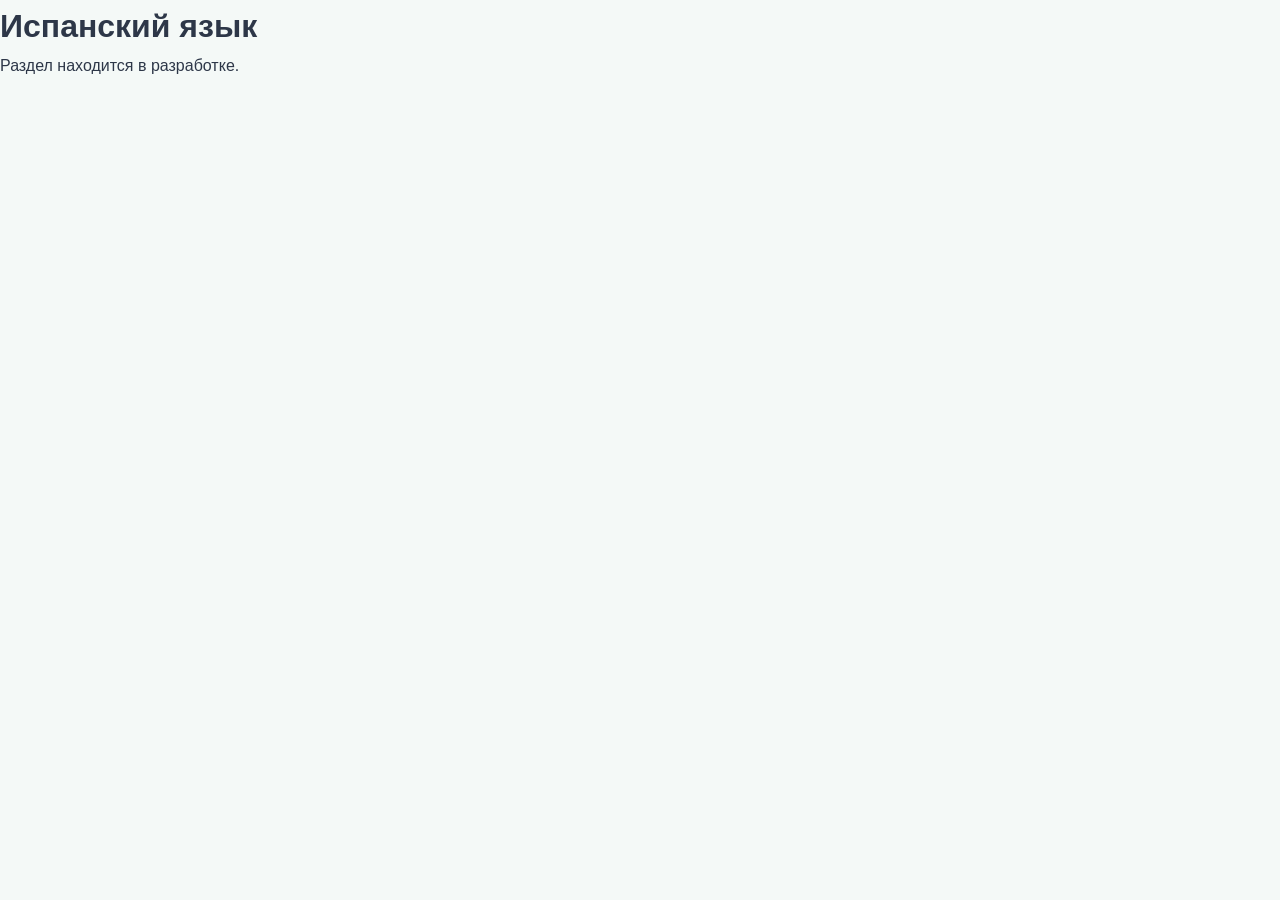
<file: Spanish/index.html>
<!DOCTYPE html>
<html lang="ru">

<head>
    <meta charset="UTF-8">
    <title>Испанский язык — Polyglotik</title>
    <link rel="stylesheet" href="../style.css">
</head>

<body>

<h1>Испанский язык</h1>

<p>
Раздел находится в разработке.
</p>

</body>

</html>
</file>
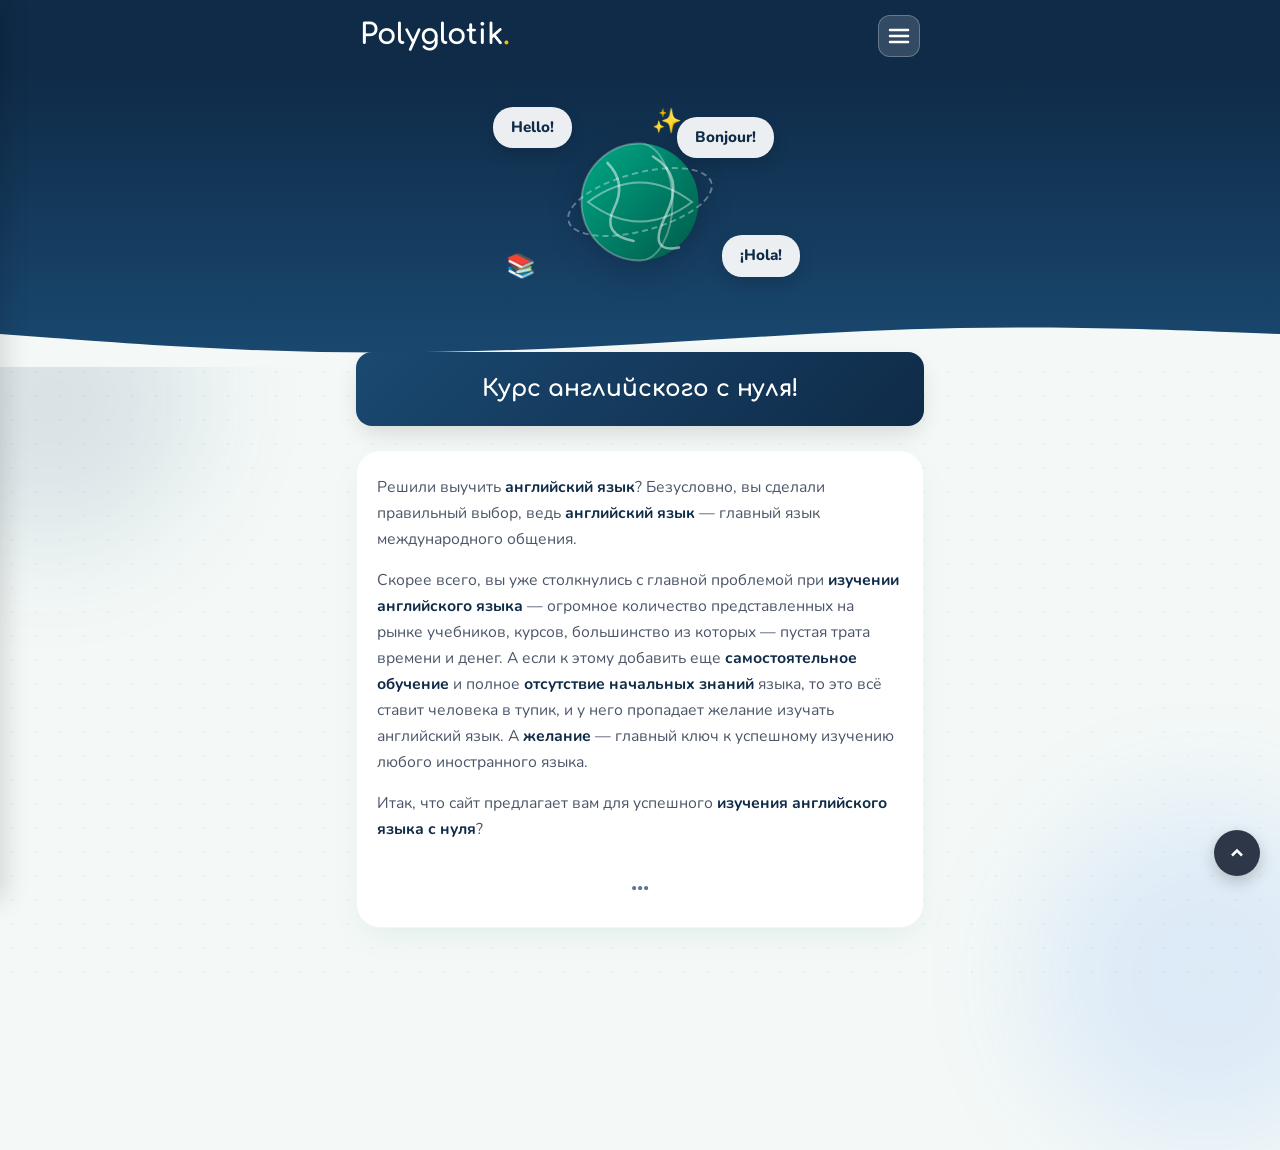
<file: english.html>
<!DOCTYPE html>
<html lang="ru">
<head>
  <meta charset="UTF-8">
  <meta name="viewport" content="width=device-width, initial-scale=1.0">
  <title>Английский язык — Polyglotik</title>
  <link rel="stylesheet" href="style.css">
  <link rel="preconnect" href="https://fonts.googleapis.com">
  <link rel="preconnect" href="https://fonts.gstatic.com" crossorigin>
  <link href="https://fonts.googleapis.com/css2?family=Comfortaa:wght@700&family=Nunito:wght@400;600;700;800&display=swap" rel="stylesheet">
</head>
<body class="theme-english">

  <!-- Фон с узором -->
  <div class="bg-pattern"></div>
  <div class="blob blob-1"></div>
  <div class="blob blob-2"></div>

  <!-- Выезжающее меню -->
  <aside class="side-drawer" id="sideDrawer">
    <div class="drawer-header">
      <span class="drawer-logo">Polyglotik<span class="logo-dot">.</span></span>
      <button class="drawer-close-btn" id="drawerClose" aria-label="Закрыть">&times;</button>
    </div>
    <nav class="drawer-nav">
      <ul>
        <li><a href="index.html" class="drawer-link">Главная</a></li>
        <li><a href="english.html" class="drawer-link active">Английский</a></li>
        <li><a href="spanish.html" class="drawer-link">Испанский</a></li>
        <li><a href="#" class="drawer-link">О сайте</a></li>
      </ul>
    </nav>
  </aside>
  <div class="drawer-overlay" id="drawerOverlay"></div>

  <!-- 1. Шапка сайта -->
  <header class="main-header">
    <div class="header-container">
      <a href="index.html" class="logo">Polyglotik<span class="logo-dot">.</span></a>
      <button class="menu-btn" id="drawerOpen" aria-label="Меню">
        <svg width="24" height="24" viewBox="0 0 24 24" fill="none" stroke="currentColor" stroke-width="2.5" stroke-linecap="round">
          <line x1="3" y1="6" x2="21" y2="6"></line>
          <line x1="3" y1="12" x2="21" y2="12"></line>
          <line x1="3" y1="18" x2="21" y2="18"></line>
        </svg>
      </button>
    </div>
  </header>

   <!-- 2. Анимированный фоновый баннер -->
  <section class="hero-banner">
    <div class="hero-illustration">
      <div class="globe-wrapper">
        <svg class="globe-svg" viewBox="0 0 100 100">
          <circle cx="50" cy="50" r="45" fill="url(#globeGrad)" />
          <path d="M 10,50 Q 50,20 90,50 Q 50,80 10,50 Z" fill="none" stroke="rgba(255,255,255,0.4)" stroke-width="1.5" />
          <path d="M 50,5 A 45,45 0 0,0 50,95 A 25,45 0 0,0 50,5" fill="none" stroke="rgba(255,255,255,0.3)" stroke-width="1.5" />
          <path d="M 25,20 Q 40,35 30,55 T 45,80" fill="none" stroke="rgba(255,255,255,0.5)" stroke-width="2" stroke-linecap="round"/>
          <path d="M 60,15 Q 85,30 70,60 T 80,85" fill="none" stroke="rgba(255,255,255,0.5)" stroke-width="2" stroke-linecap="round"/>
          <defs>
            <linearGradient id="globeGrad" x1="0%" y1="0%" x2="100%" y2="100%">
              <stop offset="0%" stop-color="#00a887" />
              <stop offset="100%" stop-color="#005a49" />
            </linearGradient>
          </defs>
        </svg>
        <div class="orbit-ring"></div>
      </div>

      <div class="floating-badge badge-1 float-delay-1"><span>Hello!</span></div>
      <div class="floating-badge badge-2 float-delay-2"><span>¡Hola!</span></div>
      <div class="floating-badge badge-3 float-delay-3"><span>Bonjour!</span></div>
      <div class="floating-icon icon-book float-delay-2">📚</div>
      <div class="floating-icon icon-sparkle float-delay-1">✨</div>
    </div>

    <div class="hero-wave">
      <svg viewBox="0 0 1440 120" fill="none" preserveAspectRatio="none">
        <path d="M0,32L60,42.7C120,53,240,75,360,80C480,85,600,75,720,58.7C840,43,960,21,1080,16C1200,11,1320,21,1380,26.7L1440,32L1440,120L0,120Z" fill="#f4f9f7"></path>
      </svg>
    </div>
  </section>
<!-- Основной контент -->
  <main class="content-wrapper">
    
    <div class="course-gradient-title">
      <h1>Курс английского с нуля!</h1>
    </div>

    <article class="card">
      <div class="card-body">
        <p>
          Решили выучить <strong class="highlight">английский язык</strong>? Безусловно, вы сделали правильный выбор, ведь <strong class="highlight">английский язык</strong> — главный язык международного общения.
        </p>

        <p>
          Скорее всего, вы уже столкнулись с главной проблемой при <strong class="highlight">изучении английского языка</strong> — огромное количество представленных на рынке учебников, курсов, большинство из которых — пустая трата времени и денег. А если к этому добавить еще <strong class="highlight">самостоятельное обучение</strong> и полное <strong class="highlight">отсутствие начальных знаний</strong> языка, то это всё ставит человека в тупик, и у него пропадает желание изучать английский язык. А <strong class="highlight">желание</strong> — главный ключ к успешному изучению любого иностранного языка.
        </p>

        <p>
          Итак, что сайт предлагает вам для успешного <strong class="highlight">изучения английского языка с нуля</strong>?
        </p>

        <p class="placeholder-text" style="text-align: center; font-size: 1.5rem; font-weight: 800; color: var(--text-muted); margin-top: 20px;">...</p>
      </div>
    </article>

  </main>

  <!-- Кнопка наверх -->
  <button class="scroll-top-btn" id="scrollTopBtn" aria-label="Наверх">
    <svg width="20" height="20" viewBox="0 0 24 24" fill="none" stroke="currentColor" stroke-width="3">
      <path d="M18 15l-6-6-6 6"/>
    </svg>
  </button>

  <script>
    document.addEventListener('DOMContentLoaded', () => {
      const drawer = document.getElementById('sideDrawer');
      const overlay = document.getElementById('drawerOverlay');
      const openBtn = document.getElementById('drawerOpen');
      const closeBtn = document.getElementById('drawerClose');
      const scrollTopBtn = document.getElementById('scrollTopBtn');

      function toggleMenu(show) {
        drawer.classList.toggle('open', show);
        overlay.classList.toggle('open', show);
        document.body.style.overflow = show ? 'hidden' : '';
      }

      if (openBtn) openBtn.addEventListener('click', () => toggleMenu(true));
      if (closeBtn) closeBtn.addEventListener('click', () => toggleMenu(false));
      if (overlay) overlay.addEventListener('click', () => toggleMenu(false));

      if (scrollTopBtn) {
        scrollTopBtn.addEventListener('click', () => {
          window.scrollTo({ top: 0, behavior: 'smooth' });
        });
      }
    });
  </script>
</body>
</html>
</file>
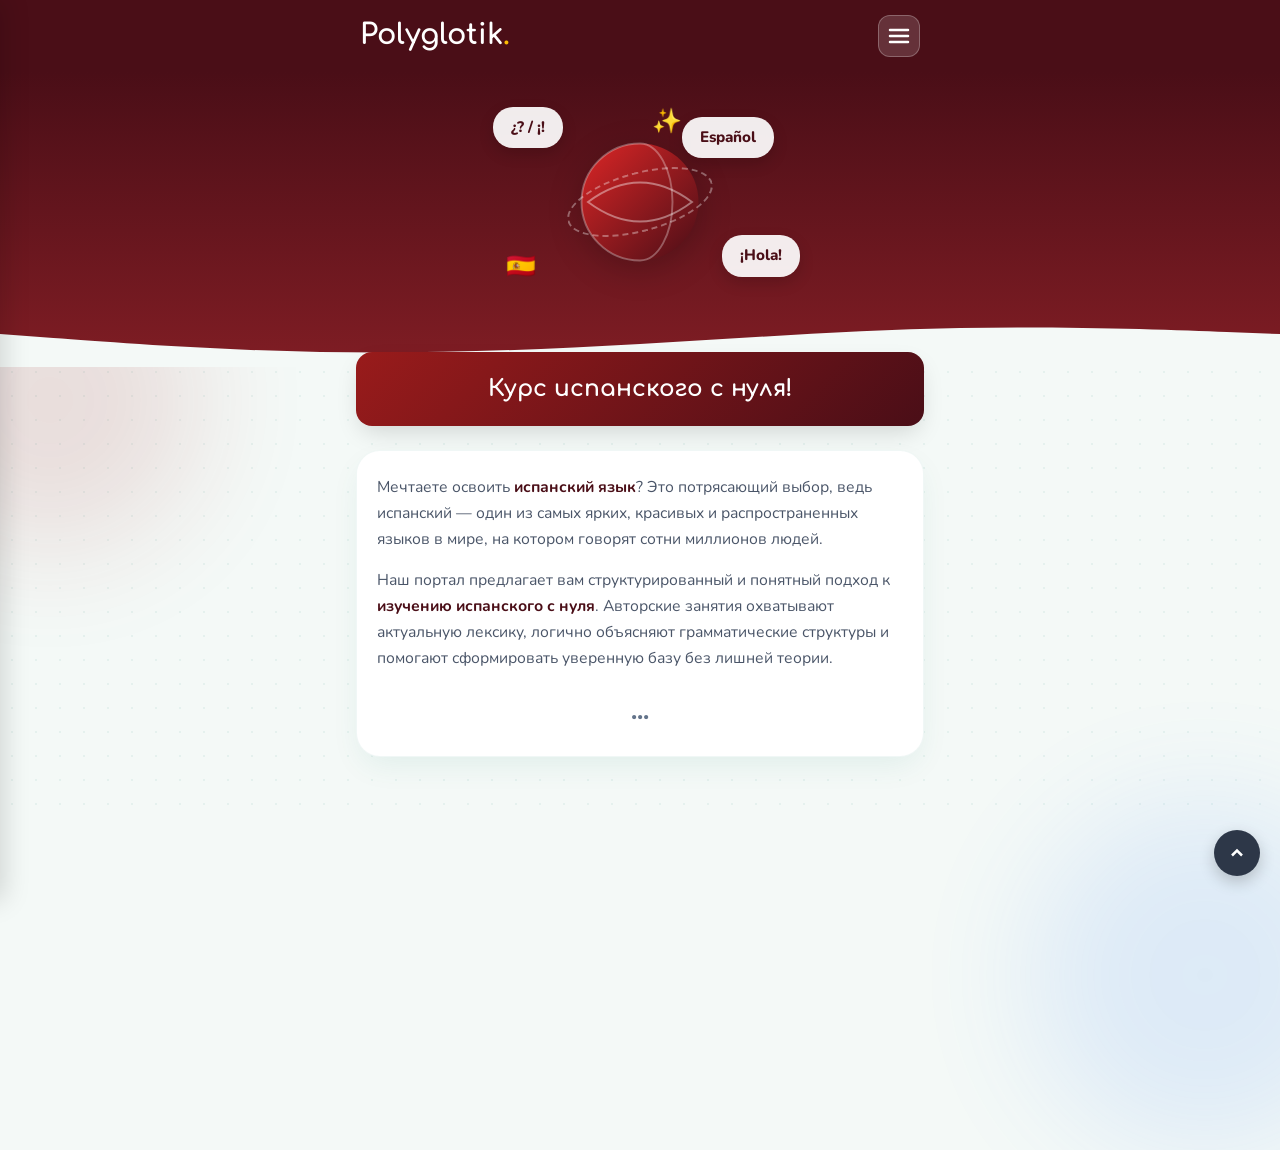
<file: spanish.html>
<!DOCTYPE html>
<html lang="ru">
<head>
  <meta charset="UTF-8">
  <meta name="viewport" content="width=device-width, initial-scale=1.0">
  <title>Испанский язык — Polyglotik</title>
  <link rel="stylesheet" href="style.css">
  <link rel="preconnect" href="https://fonts.googleapis.com">
  <link rel="preconnect" href="https://fonts.gstatic.com" crossorigin>
  <link href="https://fonts.googleapis.com/css2?family=Comfortaa:wght@700&family=Nunito:wght@400;600;700;800&display=swap" rel="stylesheet">
</head>
<body class="theme-spanish">

  <!-- Фон с узором -->
  <div class="bg-pattern"></div>
  <div class="blob blob-1"></div>
  <div class="blob blob-2"></div>

  <!-- Выезжающее меню -->
  <aside class="side-drawer" id="sideDrawer">
    <div class="drawer-header">
      <span class="drawer-logo">Polyglotik<span class="logo-dot">.</span></span>
      <button class="drawer-close-btn" id="drawerClose" aria-label="Закрыть">&times;</button>
    </div>
    <nav class="drawer-nav">
      <ul>
        <li><a href="index.html" class="drawer-link">Главная</a></li>
        <li><a href="english.html" class="drawer-link">Английский</a></li>
        <li><a href="spanish.html" class="drawer-link active">Испанский</a></li>
        <li><a href="#" class="drawer-link">О сайте</a></li>
      </ul>
    </nav>
  </aside>
  <div class="drawer-overlay" id="drawerOverlay"></div>

  <!-- 1. Шапка сайта -->
  <header class="main-header">
    <div class="header-container">
      <a href="index.html" class="logo">Polyglotik<span class="logo-dot">.</span></a>
      <button class="menu-btn" id="drawerOpen" aria-label="Меню">
        <svg width="24" height="24" viewBox="0 0 24 24" fill="none" stroke="currentColor" stroke-width="2.5" stroke-linecap="round">
          <line x1="3" y1="6" x2="21" y2="6"></line>
          <line x1="3" y1="12" x2="21" y2="12"></line>
          <line x1="3" y1="18" x2="21" y2="18"></line>
        </svg>
      </button>
    </div>
  </header>

  <!-- 2. Анимированный фоновый баннер (Испанская тематика) -->
  <section class="hero-banner">
    <div class="hero-illustration">
      <div class="globe-wrapper">
        <svg class="globe-svg" viewBox="0 0 100 100">
          <circle cx="50" cy="50" r="45" fill="url(#globeGradEs)" />
          <path d="M 10,50 Q 50,20 90,50 Q 50,80 10,50 Z" fill="none" stroke="rgba(255,255,255,0.4)" stroke-width="1.5" />
          <path d="M 50,5 A 45,45 0 0,0 50,95 A 25,45 0 0,0 50,5" fill="none" stroke="rgba(255,255,255,0.3)" stroke-width="1.5" />
          <defs>
            <linearGradient id="globeGradEs" x1="0%" y1="0%" x2="100%" y2="100%">
              <stop offset="0%" stop-color="#dc2626" />
              <stop offset="100%" stop-color="#4a0e17" />
            </linearGradient>
          </defs>
        </svg>
        <div class="orbit-ring"></div>
      </div>

      <div class="floating-badge badge-1 float-delay-1"><span>¿? / ¡!</span></div>
      <div class="floating-badge badge-2 float-delay-2"><span>¡Hola!</span></div>
      <div class="floating-badge badge-3 float-delay-3"><span>Español</span></div>
      <div class="floating-icon icon-book float-delay-2">🇪🇸</div>
      <div class="floating-icon icon-sparkle float-delay-1">✨</div>
    </div>

    <div class="hero-wave">
      <svg viewBox="0 0 1440 120" fill="none" preserveAspectRatio="none">
        <path d="M0,32L60,42.7C120,53,240,75,360,80C480,85,600,75,720,58.7C840,43,960,21,1080,16C1200,11,1320,21,1380,26.7L1440,32L1440,120L0,120Z" fill="#f4f9f7"></path>
      </svg>
    </div>
  </section>

  <!-- Основной контент -->
  <main class="content-wrapper">
    
    <div class="course-gradient-title">
      <h1>Курс испанского с нуля!</h1>
    </div>

    <article class="card">
      <div class="card-body">
        <p>
          Мечтаете освоить <strong class="highlight">испанский язык</strong>? Это потрясающий выбор, ведь испанский — один из самых ярких, красивых и распространенных языков в мире, на котором говорят сотни миллионов людей.
        </p>

        <p>
          Наш портал предлагает вам структурированный и понятный подход к <strong class="highlight">изучению испанского с нуля</strong>. Авторские занятия охватывают актуальную лексику, логично объясняют грамматические структуры и помогают сформировать уверенную базу без лишней теории.
        </p>

        <p class="placeholder-text" style="text-align: center; font-size: 1.5rem; font-weight: 800; color: var(--text-muted); margin-top: 20px;">...</p>
      </div>
    </article>

  </main>

  <!-- Кнопка наверх -->
  <button class="scroll-top-btn" id="scrollTopBtn" aria-label="Наверх">
    <svg width="20" height="20" viewBox="0 0 24 24" fill="none" stroke="currentColor" stroke-width="3">
      <path d="M18 15l-6-6-6 6"/>
    </svg>
  </button>

  <script>
    document.addEventListener('DOMContentLoaded', () => {
      const drawer = document.getElementById('sideDrawer');
      const overlay = document.getElementById('drawerOverlay');
      const openBtn = document.getElementById('drawerOpen');
      const closeBtn = document.getElementById('drawerClose');
      const scrollTopBtn = document.getElementById('scrollTopBtn');

      function toggleMenu(show) {
        drawer.classList.toggle('open', show);
        overlay.classList.toggle('open', show);
        document.body.style.overflow = show ? 'hidden' : '';
      }

      if (openBtn) openBtn.addEventListener('click', () => toggleMenu(true));
      if (closeBtn) closeBtn.addEventListener('click', () => toggleMenu(false));
      if (overlay) overlay.addEventListener('click', () => toggleMenu(false));

      if (scrollTopBtn) {
        scrollTopBtn.addEventListener('click', () => {
          window.scrollTo({ top: 0, behavior: 'smooth' });
        });
      }
    });
  </script>
</body>
</html>
</html>
</file>
<file: style.css>
/* ==========================================================================
   Переменные и Базовые стили
   ========================================================================== */
:root {
  --primary: #007a63;
  --primary-light: #e6f4f0;
  --primary-dark: #004d3e;
  --text-main: #2d3748;
  --text-muted: #64748b;
  --bg-color: #f4f9f7;
  --card-bg: #ffffff;
  --accent-yellow: #fbbc04;
  --dev-red: #ef4444;
  --dev-red-bg: #fef2f2;
  --dev-red-border: #fca5a5;
  --radius-lg: 24px;
  --radius-md: 16px;
  --shadow-soft: 0 12px 32px -6px rgba(0, 122, 99, 0.09);
  --transition: all 0.25s cubic-bezier(0.4, 0, 0.2, 1);
}

/* --- Цветовая тема: Английский язык --- */
body.theme-english {
  --primary: #1a4971;
  --primary-light: #e0f2fe;
  --primary-dark: #0f2b48;
  --drawer-active-bg: #e0f2fe;
  --drawer-active-color: #0f2b48;
}

body.theme-english .main-header {
  background: #0f2b48;
}

body.theme-english .hero-banner {
  background: linear-gradient(180deg, #0f2b48 0%, #1a4971 100%);
}

/* --- Цветовая тема: Испанский язык --- */
body.theme-spanish {
  --primary: #991b1b;
  --primary-light: #fee2e2;
  --primary-dark: #4a0e17;
  --drawer-active-bg: #fee2e2;
  --drawer-active-color: #991b1b;
}

body.theme-spanish .main-header {
  background: #4a0e17;
}

body.theme-spanish .hero-banner {
  background: linear-gradient(180deg, #4a0e17 0%, #801d24 100%);
}

* {
  box-sizing: border-box;
  margin: 0;
  padding: 0;
}

body {
  font-family: 'Nunito', -apple-system, BlinkMacSystemFont, sans-serif;
  background-color: var(--bg-color);
  color: var(--text-main);
  line-height: 1.65;
  padding-bottom: 50px;
  position: relative;
  overflow-x: hidden;
}

/* ==========================================================================
   Фоновые узоры
   ========================================================================== */
.bg-pattern {
  position: absolute;
  top: 0;
  left: 0;
  width: 100%;
  height: 100%;
  background-image: radial-gradient(#007a63 0.8px, transparent 0.8px);
  background-size: 24px 24px;
  opacity: 0.06;
  pointer-events: none;
  z-index: -2;
}

.blob {
  position: absolute;
  border-radius: 50%;
  filter: blur(60px);
  opacity: 0.12;
  pointer-events: none;
  z-index: -1;
}

.blob-1 {
  top: 250px;
  left: -100px;
  width: 300px;
  height: 300px;
  background: var(--primary);
}

.blob-2 {
  top: 800px;
  right: -100px;
  width: 350px;
  height: 350px;
  background: #3b82f6;
}

/* ==========================================================================
   1. Шапка (Header)
   ========================================================================== */
.main-header {
  background: #005a49;
  color: #fff;
  padding: 12px 0;
  position: relative;
  z-index: 10;
  transition: var(--transition);
}

.header-container {
  max-width: 600px;
  margin: 0 auto;
  padding: 0 20px;
  display: flex;
  justify-content: space-between;
  align-items: center;
}

.logo {
  font-family: 'Comfortaa', cursive;
  font-size: 1.8rem;
  font-weight: 700;
  color: #ffffff;
  text-decoration: none;
}

.logo-dot {
  color: var(--accent-yellow);
}

.menu-btn {
  background: rgba(255, 255, 255, 0.15);
  border: 1px solid rgba(255, 255, 255, 0.25);
  color: #ffffff;
  width: 42px;
  height: 42px;
  border-radius: 12px;
  display: flex;
  align-items: center;
  justify-content: center;
  cursor: pointer;
  transition: var(--transition);
}

.menu-btn:hover {
  background: rgba(255, 255, 255, 0.25);
}

/* ==========================================================================
   ВЫЕЗЖАЮЩЕЕ БОКОВОЕ МЕНЮ (DRAWER)
   ========================================================================== */
.side-drawer {
  position: fixed;
  top: 0;
  left: 0;
  width: 280px;
  height: 100%;
  background: #ffffff;
  z-index: 1000;
  box-shadow: 4px 0 25px rgba(0, 0, 0, 0.15);
  transform: translateX(-100%);
  transition: transform 0.3s cubic-bezier(0.4, 0, 0.2, 1);
  padding: 24px 20px;
  display: flex;
  flex-direction: column;
}

.side-drawer.open {
  transform: translateX(0);
}

.drawer-overlay {
  position: fixed;
  top: 0;
  left: 0;
  width: 100vw;
  height: 100vh;
  background: rgba(15, 23, 42, 0.5);
  backdrop-filter: blur(3px);
  z-index: 999;
  opacity: 0;
  pointer-events: none;
  transition: opacity 0.3s ease;
}

.drawer-overlay.open {
  opacity: 1;
  pointer-events: auto;
}

.drawer-header {
  display: flex;
  justify-content: space-between;
  align-items: center;
  padding-bottom: 16px;
  border-bottom: 1px solid #e2e8f0;
  margin-bottom: 20px;
}

.drawer-logo {
  font-family: 'Comfortaa', cursive;
  font-size: 1.5rem;
  font-weight: 700;
  color: var(--primary-dark);
}

.drawer-close-btn {
  background: none;
  border: none;
  font-size: 2.2rem;
  line-height: 1;
  color: var(--text-muted);
  cursor: pointer;
}

.drawer-nav ul {
  list-style: none;
  display: flex;
  flex-direction: column;
  gap: 8px;
}

.drawer-link {
  display: block;
  padding: 12px 16px;
  border-radius: 12px;
  color: var(--text-main);
  font-weight: 700;
  font-size: 1rem;
  text-decoration: none;
  transition: var(--transition);
}

.drawer-link:hover {
  background: #f1f5f9;
}

.drawer-link.active {
  background: var(--drawer-active-bg, var(--primary-light));
  color: var(--drawer-active-color, var(--primary-dark));
}

/* ==========================================================================
   2. Анимированный фоновый баннер (Герой-иллюстрация)
   ========================================================================== */
.hero-banner {
  background: linear-gradient(180deg, #005a49 0%, #007a63 100%);
  position: relative;
  padding: 20px 0 0;
  overflow: hidden;
  display: flex;
  flex-direction: column;
  align-items: center;
  transition: var(--transition);
}

.hero-illustration {
  position: relative;
  width: 100%;
  max-width: 420px;
  height: 180px;
  display: flex;
  align-items: center;
  justify-content: center;
}

/* Земной шар */
.globe-wrapper {
  position: relative;
  width: 110px;
  height: 110px;
  display: flex;
  align-items: center;
  justify-content: center;
  animation: pulse-glow 4s ease-in-out infinite alternate;
}

.globe-svg {
  width: 100%;
  height: 100%;
  filter: drop-shadow(0 8px 16px rgba(0, 0, 0, 0.2));
}

.orbit-ring {
  position: absolute;
  width: 150px;
  height: 60px;
  border: 2px dashed rgba(255, 255, 255, 0.35);
  border-radius: 50%;
  transform: rotate(-15deg);
  animation: spin-orbit 20s linear infinite;
}

/* Плавающие бабблы и иконки */
.floating-badge {
  position: absolute;
  background: rgba(255, 255, 255, 0.92);
  color: var(--primary-dark);
  font-weight: 800;
  font-size: 0.85rem;
  padding: 6px 14px;
  border-radius: 20px;
  box-shadow: 0 6px 15px rgba(0, 0, 0, 0.15);
  backdrop-filter: blur(4px);
  animation: float 3.5s ease-in-out infinite alternate;
}

.badge-1 { top: 15px; left: 15%; }
.badge-2 { bottom: 35px; right: 12%; }
.badge-3 { top: 25px; right: 18%; }

.floating-icon {
  position: absolute;
  font-size: 1.5rem;
  animation: float 4s ease-in-out infinite alternate;
}

.icon-book { bottom: 25px; left: 18%; }
.icon-sparkle { top: 10px; right: 40%; }

/* Задержки анимации */
.float-delay-1 { animation-delay: 0s; }
.float-delay-2 { animation-delay: 1.2s; }
.float-delay-3 { animation-delay: 2.1s; }

/* Ключевые кадры анимаций */
@keyframes float {
  0% { transform: translateY(0px) rotate(0deg); }
  100% { transform: translateY(-10px) rotate(3deg); }
}

@keyframes pulse-glow {
  0% { transform: scale(1); filter: drop-shadow(0 0 10px rgba(255, 255, 255, 0.1)); }
  100% { transform: scale(1.04); filter: drop-shadow(0 0 20px rgba(255, 255, 255, 0.3)); }
}

@keyframes spin-orbit {
  0% { transform: rotate(-15deg); }
  100% { transform: rotate(345deg); }
}

.hero-wave {
  width: 100%;
  line-height: 0;
  margin-top: 10px;
}

.hero-wave svg {
  width: 100%;
  height: 45px;
}

/* ==========================================================================
3. Главный контейнер и карточки
   ========================================================================== */
.content-wrapper {
  max-width: 600px;
  margin: -15px auto 0;
  padding: 0 16px;
  display: flex;
  flex-direction: column;
  gap: 24px;
  position: relative;
  z-index: 2;
}

.card {
  background: var(--card-bg);
  border-radius: var(--radius-lg);
  padding: 24px 20px;
  box-shadow: var(--shadow-soft);
  border: 1px solid rgba(0, 122, 99, 0.06);
}

.card-header {
  display: flex;
  align-items: center;
  gap: 12px;
  margin-bottom: 18px;
}

.icon-badge {
  font-size: 1.4rem;
  background: var(--primary-light);
  color: var(--primary-dark);
  width: 44px;
  height: 44px;
  border-radius: 12px;
  display: flex;
  align-items: center;
  justify-content: center;
  flex-shrink: 0;
}

.card-header h2 {
  font-family: 'Comfortaa', cursive;
  color: var(--primary-dark);
  font-size: 1.3rem;
  line-height: 1.3;
}

.card-body p {
  margin-bottom: 16px;
  color: #4a5568;
  font-size: 0.98rem;
}

.card-body p:last-child {
  margin-bottom: 0;
}

/* Оформление акцентов */
.highlight {
  color: var(--primary-dark);
}

.text-accent {
  color: var(--primary);
  font-weight: 700;
}

.skill-tag {
  background: var(--primary-light);
  color: var(--primary-dark);
  font-weight: 700;
  padding: 2px 8px;
  border-radius: 6px;
  font-size: 0.9em;
  display: inline-block;
  margin: 1px 0;
}

.callout-box {
  background: #edf7f4;
  border-left: 4px solid var(--primary);
  padding: 14px 16px;
  border-radius: 0 12px 12px 0;
  margin: 20px 0;
}

.callout-box p {
  margin: 0;
  font-weight: 700;
  color: var(--primary-dark);
}

/* Стили заголовка курса для английского и испанского */
.course-gradient-title {
  background: linear-gradient(135deg, var(--primary) 0%, var(--primary-dark) 100%);
  color: #ffffff;
  padding: 18px 24px;
  border-radius: var(--radius-md);
  text-align: center;
  box-shadow: 0 10px 25px -5px rgba(0, 0, 0, 0.15);
}

.course-gradient-title h1 {
  font-family: 'Comfortaa', cursive;
  font-size: 1.45rem;
  font-weight: 700;
}

/* ==========================================================================
   4. Выбор языка
   ========================================================================== */
.section-subtitle {
  color: var(--text-muted);
  font-size: 0.95rem;
  margin-bottom: 18px;
}

.lang-grid {
  display: flex;
  flex-direction: column;
  gap: 12px;
}

.lang-button {
  display: flex;
  align-items: center;
  gap: 16px;
  padding: 16px;
  border-radius: var(--radius-md);
  border: 1.5px solid #e2e8f0;
  background: #ffffff;
  text-decoration: none;
  color: inherit;
  transition: var(--transition);
}

.lang-button:not(.disabled):hover {
  border-color: var(--primary);
  transform: translateY(-2px);
  box-shadow: 0 8px 20px -4px rgba(0, 122, 99, 0.12);
}

.flag-icon {
  width: 48px;
  height: 34px;
  border-radius: 6px;
  overflow: hidden;
  box-shadow: 0 2px 6px rgba(0, 0, 0, 0.1);
  display: flex;
  align-items: center;
  justify-content: center;
  flex-shrink: 0;
}

.flag-icon img {
  width: 100%;
  height: 100%;
  object-fit: cover;
}

.info-icon {
  background: var(--primary-light);
  color: var(--primary);
  border-radius: 10px;
}

.lang-info {
  display: flex;
  flex-direction: column;
  gap: 2px;
  width: 100%;
}

.lang-title-row {
  display: flex;
  align-items: center;
  justify-content: space-between;
  gap: 8px;
  width: 100%;
}

.lang-title {
  font-weight: 800;
  font-size: 1.05rem;
  color: var(--text-main);
}

.lang-action {
  font-size: 0.88rem;
  color: var(--primary);
  font-weight: 700;
}

/* Испанский язык в разработке */
.lang-button.disabled {
  background: #fdf2f2;
  border-color: var(--dev-red-border);
  cursor: not-allowed;
}

.dev-badge {
  background-color: var(--dev-red-bg);
  color: var(--dev-red);
  border: 1px solid var(--dev-red-border);
  font-size: 0.7rem;
  font-weight: 800;
  padding: 3px 8px;
  border-radius: 20px;
  text-transform: uppercase;
  letter-spacing: 0.5px;
  white-space: nowrap;
}

.lang-action.dev-text {
  color: var(--dev-red);
  font-weight: 600;
}

/* ==========================================================================
   5. Карточка "Содержание занятий Polyglotik" (Внизу)
   ========================================================================== */
.content-card .placeholder-text {
  font-size: 1.5rem;
  font-weight: 800;
  color: var(--text-muted);
  letter-spacing: 4px;
  margin: 0;
  padding: 10px 0;
  text-align: center;
}

/* ==========================================================================
   Кнопка "Наверх"
   ========================================================================== */
.scroll-top-btn {
  position: fixed;
  bottom: 24px;
  right: 20px;
  width: 46px;
  height: 46px;
  border-radius: 50%;
  background: #2d3748;
  color: #ffffff;
  border: none;
  display: flex;
  align-items: center;
  justify-content: center;
  box-shadow: 0 6px 16px rgba(0, 0, 0, 0.2);
  cursor: pointer;
  transition: var(--transition);
  z-index: 10;
}

.scroll-top-btn:hover {
  background: var(--primary-dark);
  transform: translateY(-3px);
}

/* ==========================================================================
   Адаптивность для ПК (Десктоп)
   ========================================================================== */
@media (min-width: 768px) {
  .hero-illustration {
    height: 220px;
  }
  
  .globe-wrapper {
    width: 130px;
    height: 130px;
  }

  .floating-badge {
    font-size: 0.95rem;
    padding: 8px 18px;
  }
}
/* ==========================================================================
   Технологичный баннер (HUD / Tech Style) — English
   ========================================================================== */
.tech-banner {
  background: #090d16;
  position: relative;
  padding: 30px 0 0;
  overflow: hidden;
  border-bottom: 1px solid rgba(56, 189, 248, 0.2);
}

/* Кибер-сетка на фоне */
.tech-grid-bg {
  position: absolute;
  top: 0;
  left: 0;
  width: 100%;
  height: 100%;
  background-image: 
    linear-gradient(rgba(56, 189, 248, 0.07) 1px, transparent 1px),
    linear-gradient(90deg, rgba(56, 189, 248, 0.07) 1px, transparent 1px);
  background-size: 30px 30px;
  pointer-events: none;
}

/* Сканирующая полоса */
.scan-line {
  position: absolute;
  top: 0;
  left: 0;
  width: 100%;
  height: 4px;
  background: linear-gradient(90deg, transparent 0%, #38bdf8 50%, transparent 100%);
  box-shadow: 0 0 15px #38bdf8;
  opacity: 0.6;
  animation: scan-move 4s linear infinite;
}

@keyframes scan-move {
  0% { top: -5%; }
  100% { top: 105%; }
}

/* Свечения на фоне */
.glow-spot {
  position: absolute;
  border-radius: 50%;
  filter: blur(80px);
  pointer-events: none;
}

.glow-blue {
  width: 280px;
  height: 280px;
  background: rgba(14, 165, 233, 0.25);
  top: -40px;
  left: 50%;
  transform: translateX(-50%);
}

.glow-cyan {
  width: 200px;
  height: 200px;
  background: rgba(6, 182, 212, 0.2);
  bottom: 20px;
  right: 10%;
}

/* Главный контейнер баннера */
.tech-hero-wrapper {
  max-width: 600px;
  margin: 0 auto;
  padding: 0 20px;
  display: flex;
  flex-direction: column;
  align-items: center;
  position: relative;
  z-index: 2;
}

/* Голографическое ядро */
.hud-wrapper {
  position: relative;
  width: 220px;
  height: 220px;
  display: flex;
  align-items: center;
  justify-content: center;
  margin-bottom: 10px;
}

.hud-svg {
  width: 100%;
  height: 100%;
}

/* Анимация вращения колец HUD */
.rotate-cw {
  transform-origin: center;
  animation: spin-cw 25s linear infinite;
}

.rotate-ccw {
  transform-origin: center;
  animation: spin-ccw 18s linear infinite;
}

.pulse-core {
  transform-origin: center;
  animation: core-pulse 2.5s ease-in-out infinite alternate;
}

@keyframes spin-cw {
  from { transform: rotate(0deg); }
  to { transform: rotate(360deg); }
}

@keyframes spin-ccw {
  from { transform: rotate(0deg); }
  to { transform: rotate(-360deg); }
}

@keyframes core-pulse {
  0% { transform: scale(0.96); opacity: 0.8; }
  100% { transform: scale(1.04); opacity: 1; }
}

/* Стеклянные плашки (Glassmorphism HUD Badges) */
.hud-badge {
  position: absolute;
  background: rgba(15, 23, 42, 0.75);
  border: 1px solid rgba(56, 189, 248, 0.4);
  color: #38bdf8;
  font-family: monospace, sans-serif;
  font-size: 0.72rem;
  font-weight: 700;
  letter-spacing: 1px;
  padding: 5px 12px;
  border-radius: 6px;
  backdrop-filter: blur(8px);
  box-shadow: 0 4px 20px rgba(0, 0, 0, 0.4), inset 0 0 10px rgba(56, 189, 248, 0.1);
  display: flex;
  align-items: center;
  gap: 8px;
  animation: float-tech 4s ease-in-out infinite alternate;
}

.badge-top-left {
  top: 15px;
  left: -20px;
}

.badge-bottom-right {
  bottom: 25px;
  right: -15px;
  animation-delay: 1.5s;
}

.badge-top-right {
  top: 30px;
  right: -10px;
  border-color: rgba(168, 85, 247, 0.4);
  color: #c084fc;
  animation-delay: 0.8s;
}

/* Светодиодный индикатор */
.tech-led {
  width: 6px;
  height: 6px;
  border-radius: 50%;
  background: #38bdf8;
  box-shadow: 0 0 8px #38bdf8;
  animation: led-blink 1.2s infinite alternate;
}

.tech-led.purple {
  background: #c084fc;
  box-shadow: 0 0 8px #c084fc;
}

@keyframes led-blink {
  0% { opacity: 0.3; }
  100% { opacity: 1; }
}

@keyframes float-tech {
  0% { transform: translateY(0px); }
  100% { transform: translateY(-7px); }
}

/* Заголовок внутри технологичного баннера */
.tech-title-block {
  text-align: center;
  margin-top: 5px;
}

.tech-tag {
  display: inline-block;
  font-family: monospace;
  font-size: 0.75rem;
  color: #0ea5e9;
  background: rgba(14, 165, 233, 0.1);
  border: 1px solid rgba(14, 165, 233, 0.3);
  padding: 2px 10px;
  border-radius: 4px;
  letter-spacing: 1.5px;
  margin-bottom: 8px;
  text-transform: uppercase;
}

.tech-heading {
  font-family: 'Comfortaa', cursive;
  color: #ffffff;
  font-size: 1.6rem;
  font-weight: 700;
  letter-spacing: 0.5px;
  text-shadow: 0 0 20px rgba(56, 189, 248, 0.4);
}

.tech-heading .accent-text {
  color: #38bdf8;
}
</file>
